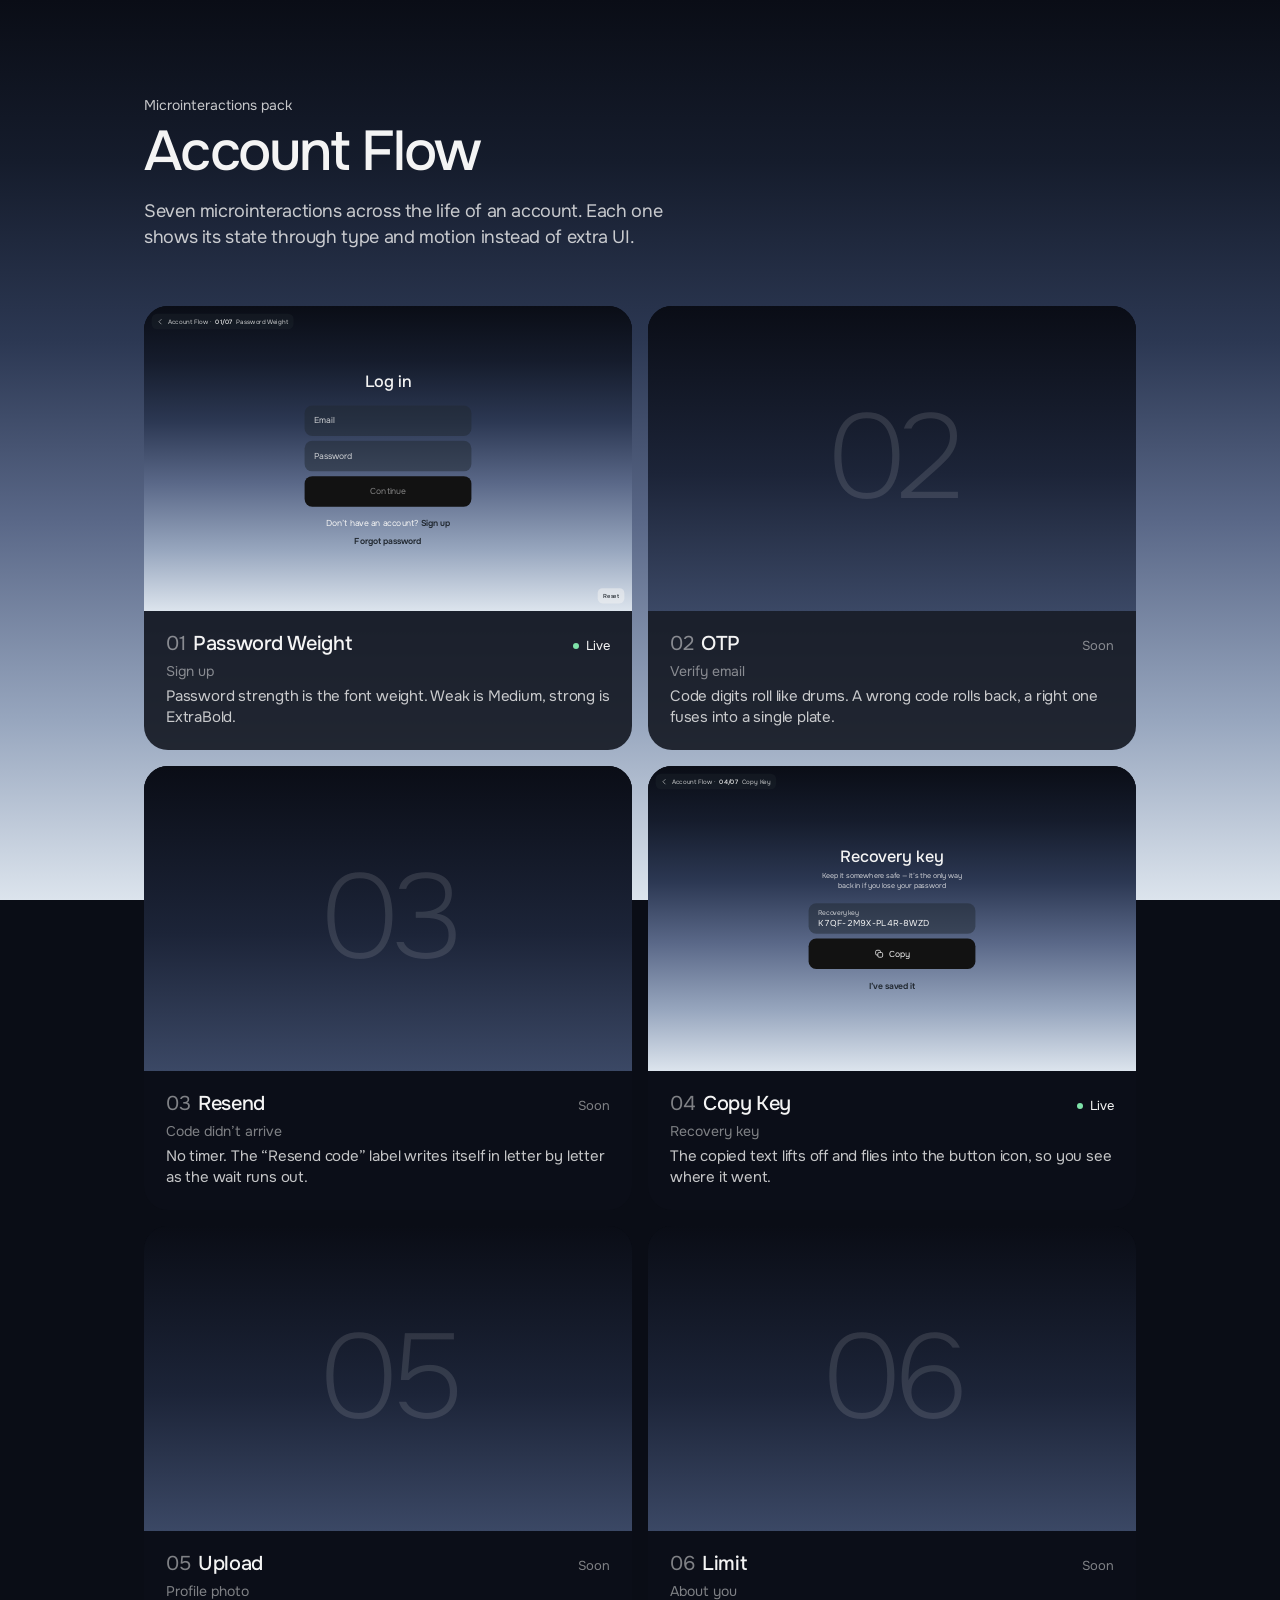
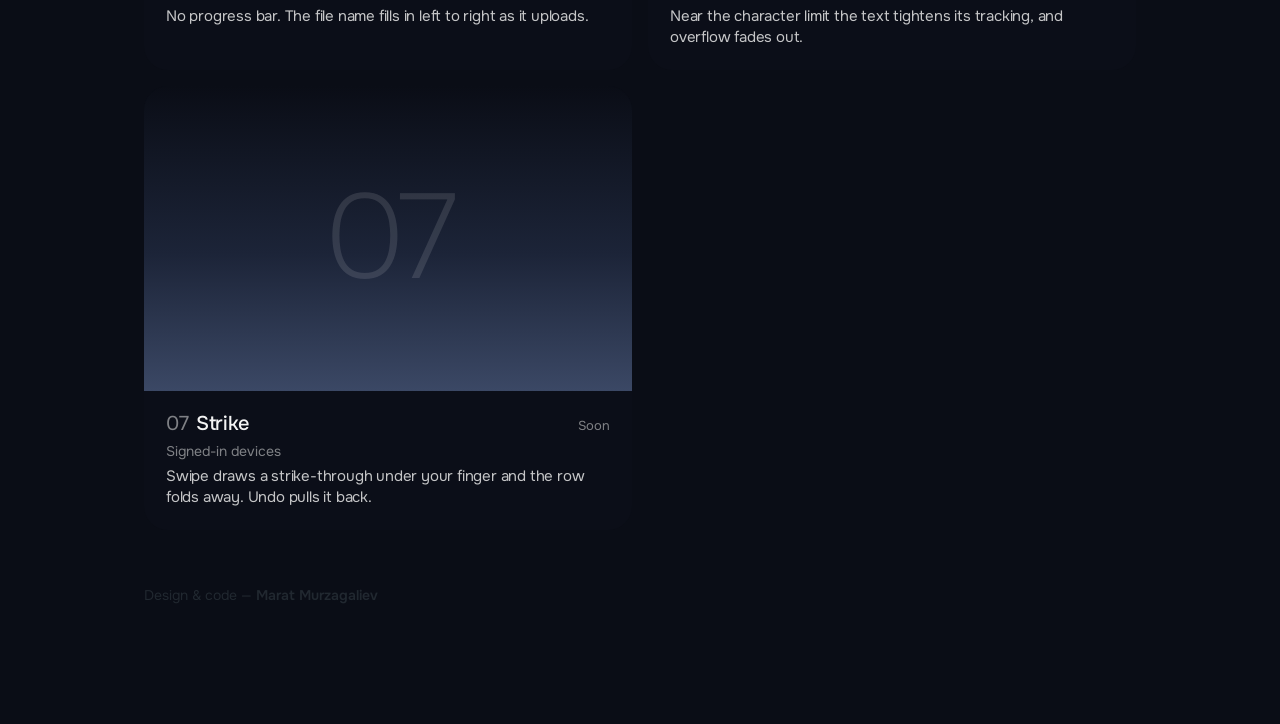
<file: index.html>
<!doctype html>
<html lang="en">
<head>
<meta charset="utf-8">
<meta name="viewport" content="width=device-width, initial-scale=1">
<title>Account Flow — microinteractions pack</title>
<meta name="description" content="Seven microinteractions across the life of an account: sign up, verify, recover, set up a profile, manage devices.">
<link rel="preconnect" href="https://fonts.googleapis.com">
<link rel="preconnect" href="https://fonts.gstatic.com" crossorigin>
<link href="https://fonts.googleapis.com/css2?family=Onest:wght@100..900&display=swap" rel="stylesheet">
<link rel="stylesheet" href="shared/tokens.css">
<style>
  /* fixed gradient that also works on iOS (which ignores background-attachment:fixed) */
  body{display:block;padding:0;background:#0A0D16}
  body::before{content:'';position:fixed;inset:0;z-index:-1;
    background:linear-gradient(180deg,#0A0D16 0%,#151C2C 18%,#2C3853 38%,#5A6888 58%,#97A6BE 80%,#DCE4ED 100%)}
  .wrap{max-width:1040px;margin:0 auto;padding:96px 24px 120px}

  header{max-width:560px;margin-bottom:56px}
  .eyebrow{font-size:14px;color:var(--text-80);letter-spacing:0}
  h1{margin-top:10px;font-size:56px;line-height:1;font-weight:500;letter-spacing:-.04em}
  .lede{margin-top:18px;font-size:18px;line-height:26px;color:var(--text-80);letter-spacing:-.36px}

  .grid{display:grid;grid-template-columns:repeat(2,minmax(0,1fr));gap:16px}
  @media (max-width:760px){ .grid{grid-template-columns:1fr} h1{font-size:44px} .wrap{padding-top:72px} }

  .item{position:relative;display:flex;flex-direction:column;border-radius:24px;background:rgba(12,16,25,.86);
    color:inherit;text-decoration:none;overflow:hidden;
    transition:transform var(--move) var(--ease), background var(--fade) var(--ease)}
  a.item:hover{transform:translateY(-4px);background:rgba(12,16,25,.94)}
  a.item:active{transform:scale(.99)}

  .preview{position:relative;aspect-ratio:16/10;overflow:hidden;background:#0A0D16}
  .preview iframe{position:absolute;left:0;top:0;width:1024px;height:640px;border:0;transform-origin:0 0;pointer-events:none}
  .preview .soon{position:absolute;inset:0;display:grid;place-items:center;
    background:linear-gradient(180deg,#0A0D16 0%,#1C2438 55%,#3B4865 100%)}
  .preview .num{font-size:120px;font-weight:200;letter-spacing:-.06em;color:rgba(244,244,244,.12)}

  .meta{display:flex;flex-direction:column;gap:6px;padding:20px 22px 22px}
  .row{display:flex;align-items:baseline;justify-content:space-between;gap:12px}
  .name{font-size:20px;font-weight:500;letter-spacing:-.4px}
  .name span{color:var(--text-50);font-weight:400;margin-right:8px}
  .status{font-size:13px;letter-spacing:0;color:var(--text-50);white-space:nowrap}
  .status.live{color:var(--text)}
  .status.live::before{content:'';display:inline-block;width:6px;height:6px;border-radius:50%;background:#7EE2A8;margin-right:7px;vertical-align:1px}
  .step{font-size:14px;color:var(--text-50);letter-spacing:0}
  .desc{font-size:15px;line-height:21px;color:var(--text-80);letter-spacing:-.2px}

  footer{margin-top:56px;font-size:14px;color:var(--ink);letter-spacing:0}
  footer b{font-weight:600}
  footer{position:relative}
</style>
</head>
<body>
<div class="wrap">
  <header>
    <p class="eyebrow">Microinteractions pack</p>
    <h1>Account Flow</h1>
    <p class="lede">Seven microinteractions across the life of an account. Each one shows its state through type and motion instead of extra UI.</p>
  </header>

  <main class="grid" id="grid"></main>

  <footer>Design &amp; code — <b>Marat Murzagaliev</b></footer>
</div>

<script>
const ITEMS = [
  { n:'01', slug:'01-password-weight', name:'Password Weight', step:'Sign up',
    desc:'Password strength is the font weight. Weak is Medium, strong is ExtraBold.', live:true },
  { n:'02', slug:'02-otp', name:'OTP', step:'Verify email',
    desc:'Code digits roll like drums. A wrong code rolls back, a right one fuses into a single plate.' },
  { n:'03', slug:'03-resend', name:'Resend', step:'Code didn’t arrive',
    desc:'No timer. The “Resend code” label writes itself in letter by letter as the wait runs out.' },
  { n:'04', slug:'04-copy-key', name:'Copy Key', step:'Recovery key',
    desc:'The copied text lifts off and flies into the button icon, so you see where it went.', live:true },
  { n:'05', slug:'05-upload', name:'Upload', step:'Profile photo',
    desc:'No progress bar. The file name fills in left to right as it uploads.' },
  { n:'06', slug:'06-limit', name:'Limit', step:'About you',
    desc:'Near the character limit the text tightens its tracking, and overflow fades out.' },
  { n:'07', slug:'07-strike', name:'Strike', step:'Signed-in devices',
    desc:'Swipe draws a strike-through under your finger and the row folds away. Undo pulls it back.' },
];

const grid = document.getElementById('grid');
ITEMS.forEach(it => {
  const el = document.createElement(it.live ? 'a' : 'div');
  el.className = 'item';
  if (it.live) el.href = it.slug + '/';
  el.innerHTML = `
    <div class="preview">${it.live
      ? `<iframe src="${it.slug}/" title="${it.name} preview" loading="lazy" tabindex="-1" aria-hidden="true"></iframe>`
      : `<div class="soon"><span class="num">${it.n}</span></div>`}</div>
    <div class="meta">
      <div class="row"><p class="name"><span>${it.n}</span>${it.name}</p>
        <p class="status ${it.live ? 'live' : ''}">${it.live ? 'Live' : 'Soon'}</p></div>
      <p class="step">${it.step}</p>
      <p class="desc">${it.desc}</p>
    </div>`;
  grid.appendChild(el);
});

// scale the 1024×640 live previews to the card width
const ro = new ResizeObserver(entries => entries.forEach(e => {
  const f = e.target.querySelector('iframe');
  if (f) f.style.transform = `scale(${e.contentRect.width / 1024})`;
}));
document.querySelectorAll('.preview').forEach(p => ro.observe(p));
</script>
</body>
</html>
</file>
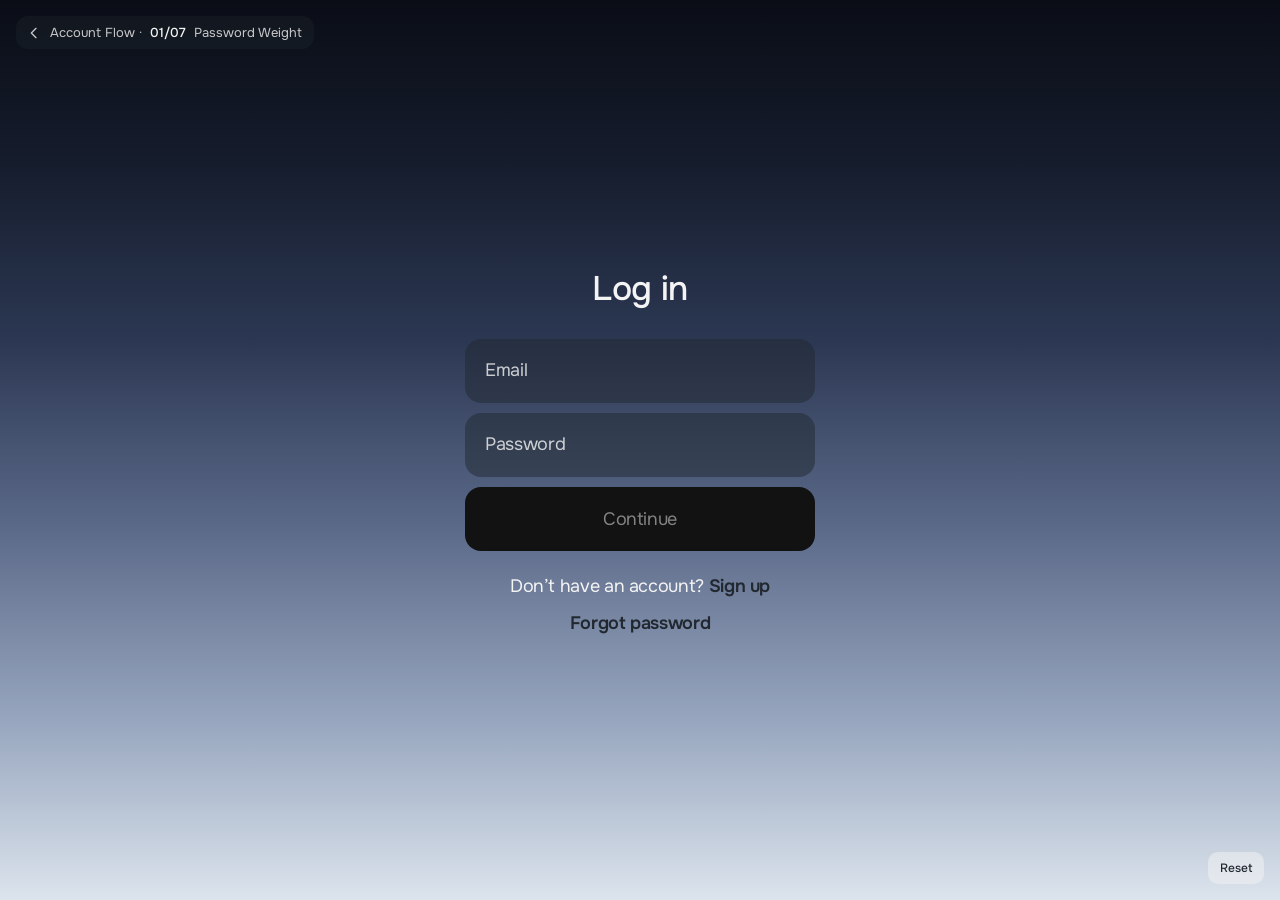
<file: 01-password-weight/index.html>
<!doctype html>
<html lang="en">
<head>
<meta charset="utf-8">
<meta name="viewport" content="width=device-width, initial-scale=1">
<title>Password Weight — sign-up flow</title>
<meta name="description" content="Sign-up flow concept where password strength is shown through font weight.">
<link rel="preconnect" href="https://fonts.googleapis.com">
<link rel="preconnect" href="https://fonts.gstatic.com" crossorigin>
<link href="https://fonts.googleapis.com/css2?family=Onest:wght@100..900&display=swap" rel="stylesheet">
<link rel="stylesheet" href="../shared/tokens.css">
<link rel="stylesheet" href="styles.css">
</head>
<body>
<a class="pack-nav" href="../"><svg viewBox="0 0 24 24" fill="none" stroke="currentColor" stroke-width="2" stroke-linecap="round" stroke-linejoin="round"><path d="M15 5l-7 7 7 7"/></svg>Account Flow · <b>01/07</b> Password Weight</a>

<main class="card" id="card">
  <div class="title-wrap">
    <h1 class="title" aria-live="polite"><span class="word w-login" data-text="Log in"></span><span class="word w-signup" data-text="Sign up"></span></h1>
    <p class="sub">No account for this email yet —<br>let’s <b>create one</b></p>
  </div>

  <div class="fields">
    <!-- EMAIL -->
    <label class="field mid" id="email" data-base="email">
      <span class="lbl">
        <span data-k="email" class="on">Email</span>
        <span data-k="checking"><svg class="spin" viewBox="0 0 24 24" fill="currentColor"><circle cx="12" cy="3" r="1.8"/><circle cx="18.4" cy="5.6" r="1.6" opacity=".9"/><circle cx="21" cy="12" r="1.5" opacity=".8"/><circle cx="18.4" cy="18.4" r="1.4" opacity=".65"/><circle cx="12" cy="21" r="1.3" opacity=".5"/><circle cx="5.6" cy="18.4" r="1.2" opacity=".4"/><circle cx="3" cy="12" r="1.1" opacity=".3"/><circle cx="5.6" cy="5.6" r="1" opacity=".2"/></svg>Checking</span>
        <span data-k="noacc"><svg viewBox="0 0 24 24" fill="none" stroke="currentColor" stroke-width="2" stroke-linecap="round"><circle cx="12" cy="12" r="9"/><path d="M12 8v8M8 12h8"/></svg>New account</span>
      </span>
      <span class="mirror"><span class="vals">
        <span class="layer plain"><span class="pre"></span><span class="acc"></span><i class="caret"></i><span class="post"></span><span class="ghost"></span></span>
      </span></span>
      <input type="text" inputmode="email" autocapitalize="off" autocomplete="off" spellcheck="false" aria-label="Email">
    </label>

    <!-- PASSWORD -->
    <label class="field mid" id="pass" data-base="password">
      <span class="lbl">
        <span data-k="password" class="on">Password</span>
        <span data-k="weak">Weak</span>
        <span data-k="medium">Medium</span>
        <span data-k="strong">Strong</span>
      </span>
      <span class="mirror"><span class="vals">
        <span class="layer plain"></span>
        <span class="layer mask"></span>
      </span></span>
      <input type="text" autocomplete="new-password" spellcheck="false" autocapitalize="off" aria-label="Password">
      <span class="eye" role="button" tabindex="0" aria-label="Show or hide password">
        <svg class="open" viewBox="0 0 24 24" fill="currentColor"><path d="M9.75 12a2.25 2.25 0 1 1 4.5 0 2.25 2.25 0 0 1-4.5 0Z"/><path fill-rule="evenodd" d="M2 12c0 1.64.425 2.191 1.275 3.296C4.972 17.5 7.818 20 12 20s7.028-2.5 8.725-4.704C21.575 14.19 22 13.639 22 12c0-1.64-.425-2.191-1.275-3.296C19.028 6.5 16.182 4 12 4S4.972 6.5 3.275 8.704C2.425 9.81 2 10.361 2 12Zm10-3.75a3.75 3.75 0 1 0 0 7.5 3.75 3.75 0 0 0 0-7.5Z" clip-rule="evenodd"/></svg>
        <svg class="shut" viewBox="0 0 24 24" fill="none" stroke="currentColor" stroke-width="1.8" stroke-linecap="round"><path d="M3 9.5c2.2 3 5.3 4.5 9 4.5s6.8-1.5 9-4.5"/><path d="M12 14v3M7.2 12.8l-1.6 2.6M16.8 12.8l1.6 2.6M3.8 10.6 2 12.4M20.2 10.6l1.8 1.8"/></svg>
      </span>
    </label>

    <!-- REPEAT -->
    <div class="reveal" id="repeatWrap">
      <label class="field mid" id="repeat" data-base="repeat">
        <span class="lbl">
          <span data-k="repeat" class="on">Repeat password</span>
          <span data-k="match"><svg viewBox="0 0 24 24" fill="none" stroke="currentColor" stroke-width="2.2" stroke-linecap="round" stroke-linejoin="round"><path d="M5 12.5l4.5 4.5L19 7.5"/></svg>Passwords match</span>
          <span data-k="nomatch"><svg viewBox="0 0 24 24" fill="none" stroke="currentColor" stroke-width="2.2" stroke-linecap="round"><path d="M7 7l10 10M17 7 7 17"/></svg>Passwords don’t match</span>
        </span>
        <span class="mirror"><span class="vals">
          <span class="layer plain"></span>
          <span class="layer mask"></span>
        </span></span>
        <input type="text" autocomplete="new-password" spellcheck="false" autocapitalize="off" aria-label="Repeat password">
      </label>
    </div>
  </div>

  <div class="btn-wrap" id="btnWrap">
  <button class="btn" id="btn" type="button" data-s="continue">
    <span class="lab l-continue">Continue</span>
    <span class="lab l-create">Create account</span>
    <span class="lab l-done"><svg viewBox="0 0 24 24" fill="none" stroke="currentColor" stroke-width="2.2" stroke-linecap="round" stroke-linejoin="round"><path d="M5 12.5l4.5 4.5L19 7.5"/></svg>Account created</span>
    <svg class="ring" viewBox="0 0 26 26"><circle cx="13" cy="13" r="10"/></svg>
  </button>
  </div>

  <div class="links">
    <div class="swap">
      <p class="s-signup">Don’t have an account? <a id="toSignup">Sign up</a></p>
      <p class="s-login">Already have an account? <a id="toLogin">Log in</a></p>
    </div>
    <a>Forgot password</a>
  </div>
</main>

<button class="reset" id="reset" type="button">Reset</button>

<script src="../shared/haptics.js"></script>
<script src="script.js"></script>
</body>
</html>
</file>
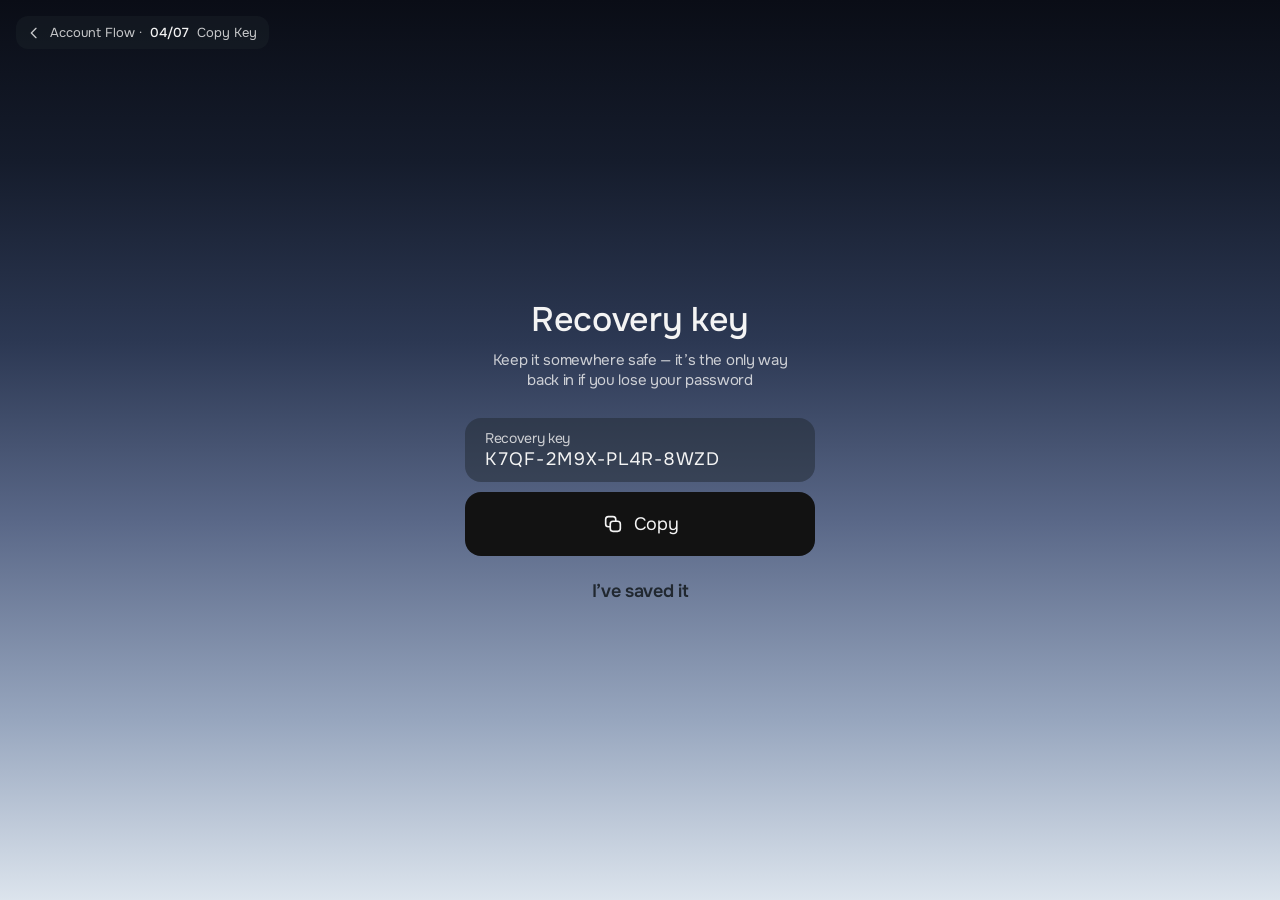
<file: 04-copy-key/index.html>
<!doctype html>
<html lang="en">
<head>
<meta charset="utf-8">
<meta name="viewport" content="width=device-width, initial-scale=1">
<title>Copy Key — copy microinteraction</title>
<meta name="description" content="Copy microinteraction: the copied text lifts off and flies into the button icon.">
<link rel="preconnect" href="https://fonts.googleapis.com">
<link rel="preconnect" href="https://fonts.gstatic.com" crossorigin>
<link href="https://fonts.googleapis.com/css2?family=Onest:wght@100..900&display=swap" rel="stylesheet">
<link rel="stylesheet" href="../shared/tokens.css">
<link rel="stylesheet" href="styles.css">
</head>
<body>
<a class="pack-nav" href="../"><svg viewBox="0 0 24 24" fill="none" stroke="currentColor" stroke-width="2" stroke-linecap="round" stroke-linejoin="round"><path d="M15 5l-7 7 7 7"/></svg>Account Flow · <b>04/07</b> Copy Key</a>

<main class="card">
  <div class="title-wrap">
    <h1 class="title">Recovery key</h1>
    <p class="sub">Keep it somewhere safe — it’s the only way<br>back in if you lose your password</p>
  </div>

  <div class="field" id="field">
    <span class="lbl">Recovery key</span>
    <span class="sel" aria-hidden="true"></span>
    <span class="val" id="val">K7QF-2M9X-PL4R-8WZD</span>
  </div>

  <div class="btn-wrap" id="btnWrap">
    <button class="btn" id="btn" type="button" aria-live="polite">
      <span class="ico" id="ico" aria-hidden="true">
        <svg class="i-copy" viewBox="0 0 24 24" fill="none" stroke="currentColor" stroke-width="1.8" stroke-linejoin="round">
          <rect class="back" x="4" y="4" width="11" height="11" rx="3"/>
          <rect class="front" x="9" y="9" width="11" height="11" rx="3" fill="#121212"/>
        </svg>
        <svg class="i-check" viewBox="0 0 24 24" fill="none" stroke="currentColor" stroke-width="2.2" stroke-linecap="round" stroke-linejoin="round"><path d="M5 12.5l4.5 4.5L19 7.5"/></svg>
      </span>
      <span class="word" aria-label="Copy"><span>Cop</span><span class="tail t-copy">y</span><span class="tail t-copied"><i style="--i:0">i</i><i style="--i:1">e</i><i style="--i:2">d</i></span></span>
    </button>
  </div>

  <div class="links"><a>I’ve saved it</a></div>
</main>

<script src="../shared/haptics.js"></script>
<script src="script.js"></script>
</body>
</html>
</file>
<file: shared/tokens.css>
/* Account Flow — shared foundation for every microinteraction in the pack */
:root{
  --text:#F4F4F4;
  --text-80:rgba(244,244,244,.8);
  --text-50:rgba(244,244,244,.5);
  --ink:#212830;
  --btn:#121212;
  --field:rgba(33,40,48,.5);
  --err:#FF9B8F;
  --radius:16px;
  /* motion — one curve for everything (Figma smart animate, ease-out) */
  --ease:cubic-bezier(.25,1,.5,1);
  --move:.5s;   /* position / size */
  --fade:.35s;  /* opacity / blur */
}
@media (prefers-reduced-motion:reduce){ :root{ --move:.2s; --fade:.15s } }

*{box-sizing:border-box;margin:0;padding:0}
html,body{height:100%}
body{
  font-family:'Onest',system-ui,sans-serif;color:var(--text);letter-spacing:-.02em;
  background:linear-gradient(180deg,#0A0D16 0%,#151C2C 18%,#2C3853 38%,#5A6888 58%,#97A6BE 80%,#DCE4ED 100%);
  min-height:100vh;display:flex;align-items:center;justify-content:center;padding:24px 16px;
}
.card{width:350px;max-width:100%;display:flex;flex-direction:column;align-items:center}

/* links under the form */
.links{margin-top:24px;font-size:18px;letter-spacing:-.36px}
.links a{color:var(--ink);font-weight:600;text-decoration:none;cursor:pointer}

/* iPhone haptics: invisible native switch under the finger (see haptics.js) */
.haptic-switch{position:absolute;inset:0;width:100%;height:100%;margin:0;opacity:0;z-index:5;cursor:pointer;
  clip-path:inset(0 round var(--radius));-webkit-tap-highlight-color:transparent}

/* pack navigation */
.pack-nav{position:fixed;left:16px;top:16px;display:flex;align-items:center;gap:8px;font-size:13px;letter-spacing:0;
  color:var(--text-80);text-decoration:none;padding:8px 12px 8px 10px;border-radius:12px;background:rgba(33,40,48,.35);
  transition:background var(--fade) var(--ease), color var(--fade) var(--ease);z-index:20}
.pack-nav:hover{background:rgba(33,40,48,.6);color:var(--text)}
.pack-nav svg{width:16px;height:16px}
.pack-nav b{font-weight:500;color:var(--text)}
</file>
<file: 01-password-weight/styles.css>
/* ---------- title: letter-by-letter morph ---------- */
.title{position:relative;height:44px;width:100%}
.title .word{position:absolute;inset:0;display:flex;justify-content:center;font-size:34px;font-weight:500;line-height:44px}
.title .ch{display:inline-block;white-space:pre;
  transition:opacity .45s var(--ease), filter .45s var(--ease), transform .6s var(--ease);
  transition-delay:calc(var(--i) * 28ms)}
.title .w-signup .ch{opacity:0;filter:blur(8px);transform:translateY(14px)}
.signup .title .w-login .ch{opacity:0;filter:blur(8px);transform:translateY(-14px)}
.signup .title .w-signup .ch{opacity:1;filter:none;transform:none;transition-delay:calc(120ms + var(--i) * 32ms)}

.sub{max-height:0;opacity:0;overflow:hidden;text-align:center;font-size:15px;line-height:20px;color:var(--text-80);
  transform:translateY(-6px);
  transition:max-height var(--move) var(--ease), opacity var(--fade) var(--ease), transform var(--move) var(--ease), margin var(--move) var(--ease)}
.sub b{font-weight:500;color:var(--text)}
.signup .sub{max-height:44px;opacity:1;transform:none;margin-top:8px;transition-delay:.25s}
.title-wrap{width:100%;margin-bottom:28px}

/* ---------- fields ---------- */
.fields{width:100%;display:flex;flex-direction:column;transition:opacity var(--move) var(--ease)}
.submitting .fields{opacity:.45;pointer-events:none}
.fields > .field + .field{margin-top:10px}
.reveal{max-height:0;opacity:0;overflow:hidden;
  transition:max-height var(--move) var(--ease), opacity var(--fade) var(--ease)}
.reveal > .field{margin-top:10px;transform:translateY(-8px);transition:transform var(--move) var(--ease)}
.reveal.on{max-height:74px;opacity:1}
.reveal.on > .field{transform:none}

.field{display:block;position:relative;height:64px;border-radius:16px;background:var(--field);cursor:text;
  box-shadow:inset 0 0 0 1px transparent;transition:box-shadow var(--fade) var(--ease)}
.field.bad{box-shadow:inset 0 0 0 1px rgba(255,155,143,.35)}
.field input{position:absolute;inset:0;width:100%;height:100%;border:0;outline:0;background:transparent;
  font:inherit;font-size:18px;letter-spacing:-.36px;color:transparent;caret-color:transparent;
  padding:0 56px 0 20px;z-index:2}
.field input::selection{background:transparent}

.mirror{position:absolute;left:20px;right:56px;top:0;bottom:0;overflow:hidden;pointer-events:none;z-index:1}
.vals{position:absolute;left:0;top:30px;transition:top var(--move) var(--ease)}
.field.mid .vals{top:20.5px}
.layer{position:absolute;left:0;top:0;white-space:pre;font-size:18px;line-height:23px;letter-spacing:-.36px;
  font-weight:400;transition:font-weight .6s var(--ease), opacity var(--fade) var(--ease), filter var(--fade) var(--ease)}
.layer.mask{letter-spacing:.06em;opacity:0;filter:blur(4px)}
.field.masked .layer.plain{opacity:0;filter:blur(4px)}
.field.masked .layer.mask{opacity:1;filter:none}
.layer .x{color:var(--err)}

.ghost{color:var(--text-50);opacity:0;transition:opacity var(--fade) var(--ease)}
.ghost.show{opacity:1}
.acc{animation:accept .5s var(--ease) both}
@keyframes accept{from{color:var(--text-50)}to{color:var(--text)}}

/* custom caret, 19px */
.caret{display:inline-block;width:1.5px;height:19px;margin-right:-1.5px;vertical-align:-4px;background:var(--text);
  border-radius:1px;opacity:0}
.field.focus .caret{opacity:1;animation:blink 1.1s steps(1) infinite}
@keyframes blink{0%,55%{opacity:1}55.01%,100%{opacity:0}}

/* placeholder ⇄ floating label */
.lbl{position:absolute;left:20px;top:20.5px;height:23px;right:20px;pointer-events:none;transform-origin:left top;
  transition:transform var(--move) var(--ease), opacity var(--fade) var(--ease)}
.field.float .lbl{transform:translateY(-9.5px) scale(.7778)}
.field.nolbl .lbl{opacity:0}
.lbl > span{position:absolute;left:0;top:0;display:flex;align-items:center;gap:8px;font-size:18px;line-height:23px;
  color:var(--text-80);white-space:nowrap;font-weight:400;
  opacity:0;filter:blur(4px);transform:translateY(6px);
  transition:opacity var(--fade) var(--ease), filter var(--fade) var(--ease), transform var(--move) var(--ease), font-weight .6s var(--ease)}
.lbl > span.on{opacity:1;filter:none;transform:none}
.lbl > span.out{transform:translateY(-6px)}
.lbl > span[data-k="nomatch"]{color:var(--err)}
.lbl svg{width:18px;height:18px;flex:none}
.spin{animation:spin 1s linear infinite}
@keyframes spin{to{transform:rotate(360deg)}}

/* eye */
.eye{position:absolute;right:14px;top:50%;width:32px;height:32px;margin-top:-16px;border:0;background:none;color:var(--text);cursor:pointer;z-index:3;
  display:grid;place-items:center;opacity:0;transform:scale(.7);pointer-events:none;
  transition:opacity var(--fade) var(--ease), transform var(--move) var(--ease)}
.field.filled .eye{opacity:1;transform:none;pointer-events:auto}
.eye svg{position:absolute;width:22px;height:22px;transition:opacity var(--fade) var(--ease), transform var(--move) var(--ease), filter var(--fade) var(--ease)}
.eye .shut{opacity:0;transform:scaleY(.4);filter:blur(2px)}
.eye.hidden .open{opacity:0;transform:scaleY(.4);filter:blur(2px)}
.eye.hidden .shut{opacity:1;transform:none;filter:none}

/* ---------- button ---------- */
.btn-wrap{position:relative;width:100%;margin-top:10px;display:flex;justify-content:center}
.btn{position:relative;width:100%;height:64px;border:0;border-radius:16px;background:var(--btn);overflow:hidden;
  font:inherit;font-size:18px;letter-spacing:-.36px;color:var(--text-50);cursor:default;white-space:nowrap;
  transition:width .6s var(--ease), border-radius .6s var(--ease), background .5s var(--ease), color var(--fade) var(--ease), transform .25s var(--ease)}
.btn.ready{color:var(--text);cursor:pointer}
.btn.ready:active{transform:scale(.97)}
.btn .lab{position:absolute;inset:0;display:flex;align-items:center;justify-content:center;gap:8px;
  opacity:0;filter:blur(4px);transform:translateY(8px);
  transition:opacity var(--fade) var(--ease), filter var(--fade) var(--ease), transform var(--move) var(--ease)}
.btn[data-s="continue"] .l-continue,
.btn[data-s="create"] .l-create,
.btn[data-s="done"] .l-done{opacity:1;filter:none;transform:none}
.btn[data-s="loading"] .lab{transform:scale(.85)}

/* 1 — collapse into a circle with a loader */
.btn[data-s="loading"]{width:64px;border-radius:32px;color:var(--text)}
.ring{position:absolute;left:50%;top:50%;width:26px;height:26px;margin:-13px 0 0 -13px;opacity:0;
  transition:opacity .25s var(--ease)}
.ring circle{fill:none;stroke:currentColor;stroke-width:2.2;stroke-linecap:round;stroke-dasharray:50 100;transform-origin:center}
.btn[data-s="loading"] .ring{opacity:1;transition-delay:.35s}
.btn[data-s="loading"] .ring circle{animation:ring 1s linear infinite, dash 1.4s var(--ease) infinite alternate}
@keyframes ring{to{transform:rotate(360deg)}}
@keyframes dash{from{stroke-dasharray:12 100}to{stroke-dasharray:52 100}}

/* 2 — expand back, invert, draw the check */
.btn[data-s="done"]{width:100%;border-radius:16px;background:var(--text);color:var(--btn)}
.l-done svg{width:20px;height:20px}
.l-done path{stroke-dasharray:24;stroke-dashoffset:24;transition:stroke-dashoffset .5s var(--ease) .35s}
.btn[data-s="done"] .l-done path{stroke-dashoffset:0}
.btn[data-s="done"] .l-done{transition-delay:.15s}

.btn-wrap .haptic-switch{clip-path:inset(0 round 16px);pointer-events:none}
.btn-wrap.tappable .haptic-switch{pointer-events:auto}
.eye .haptic-switch{clip-path:inset(0 round 999px)}

/* ---------- links ---------- */
.links{margin-top:24px;display:flex;flex-direction:column;align-items:center;gap:14px;font-size:18px;letter-spacing:-.36px;width:100%}
.swap{position:relative;height:23px;width:100%}
.swap p{position:absolute;inset:0;text-align:center;color:var(--text);
  transition:opacity var(--fade) var(--ease), filter var(--fade) var(--ease), transform var(--move) var(--ease)}
.swap .s-login{opacity:0;filter:blur(4px);transform:translateY(6px);pointer-events:none}
.signup .swap .s-signup{opacity:0;filter:blur(4px);transform:translateY(-6px);pointer-events:none}
.signup .swap .s-login{opacity:1;filter:none;transform:none;pointer-events:auto;transition-delay:.3s}

.reset{position:fixed;right:16px;bottom:16px;font:500 12px/1 'Onest',sans-serif;letter-spacing:0;color:var(--ink);
  background:rgba(244,244,244,.5);border:0;border-radius:10px;padding:10px 12px;cursor:pointer}
</file>
<file: 04-copy-key/styles.css>
.title-wrap{width:100%;margin-bottom:28px;text-align:center}
.title{font-size:34px;font-weight:500;line-height:44px}
.sub{margin-top:8px;font-size:15px;line-height:20px;color:var(--text-80)}

/* ---------- field ---------- */
.field{position:relative;width:100%;height:64px;border-radius:16px;background:var(--field);overflow:hidden}
.lbl{position:absolute;left:20px;top:11px;font-size:14px;line-height:18px;color:var(--text-80)}
.val{position:absolute;left:20px;top:30px;font-size:18px;line-height:23px;letter-spacing:.04em;
  font-variant-numeric:tabular-nums;white-space:pre;transition:opacity .45s var(--ease)}
.sel{position:absolute;left:16px;top:29px;height:25px;width:0;border-radius:6px;background:rgba(244,244,244,.16);opacity:0;
  transition:width .24s var(--ease), opacity var(--fade) var(--ease)}

/* 1 — select */
.field.selecting .sel{width:calc(var(--vw) + 8px);opacity:1}
/* 2 — lift: the original dims while its copy flies away */
.field.selecting.lifted .sel{opacity:0}
.field.lifted .val{opacity:.3;transition-duration:.2s}

/* the flying copy */
.fly{position:fixed;z-index:50;pointer-events:none;white-space:pre;font-family:'Onest',system-ui,sans-serif;
  font-size:18px;line-height:23px;letter-spacing:.04em;font-variant-numeric:tabular-nums;color:var(--text);
  transform-origin:center;will-change:transform,opacity,filter}

/* ---------- button ---------- */
.btn-wrap{position:relative;width:100%;margin-top:10px}
.btn{position:relative;width:100%;height:64px;border:0;border-radius:16px;background:var(--btn);color:var(--text);
  font:inherit;font-size:18px;letter-spacing:-.36px;cursor:pointer;display:flex;align-items:center;justify-content:center;gap:10px;
  transition:transform .25s var(--ease)}
.btn:active{transform:scale(.97)}

.ico{position:relative;width:22px;height:22px;flex:none}
.ico svg{position:absolute;inset:0;width:22px;height:22px;
  transition:opacity var(--fade) var(--ease), transform var(--move) var(--ease), filter var(--fade) var(--ease)}
.ico .front{transition:transform var(--move) var(--ease)}
.i-check{opacity:0}
.i-check path{stroke-dasharray:24;stroke-dashoffset:24;transition:stroke-dashoffset .5s var(--ease)}

/* the icon "opens" while the copy is in flight */
.btn.catching .front{transform:translate(1.5px,1.5px)}
/* 3 — catch: icon swallows the text */
.ico.bump{animation:bump .42s var(--ease)}
@keyframes bump{0%{transform:scale(1)}35%{transform:scale(1.28)}100%{transform:scale(1)}}

/* 4 — copied: icon morphs into a check, word morphs Copy → Copied */
.btn.copied .i-copy{opacity:0;transform:scale(.6) rotate(-12deg);filter:blur(2px)}
.btn.copied .i-check{opacity:1}
.btn.copied .i-check path{stroke-dashoffset:0;transition-delay:.08s}

.word{display:inline-flex;align-items:baseline;white-space:pre}
.tail{display:inline-block;overflow:hidden;
  transition:max-width var(--move) var(--ease), opacity var(--fade) var(--ease), filter var(--fade) var(--ease)}
.t-copy{max-width:var(--w-copy, 1em)}
.t-copied{max-width:0}
.t-copied i{display:inline-block;font-style:normal;opacity:0;filter:blur(4px);transform:translateY(8px);
  transition:opacity var(--fade) var(--ease), filter var(--fade) var(--ease), transform var(--move) var(--ease);
  transition-delay:calc(var(--i) * 45ms)}
.btn.copied .t-copy{max-width:0;opacity:0;filter:blur(4px)}
.btn.copied .t-copied{max-width:var(--w-copied, 2em)}
.btn.copied .t-copied i{opacity:1;filter:none;transform:none;transition-delay:calc(60ms + var(--i) * 45ms)}


/* ---------- links ---------- */
</file>
